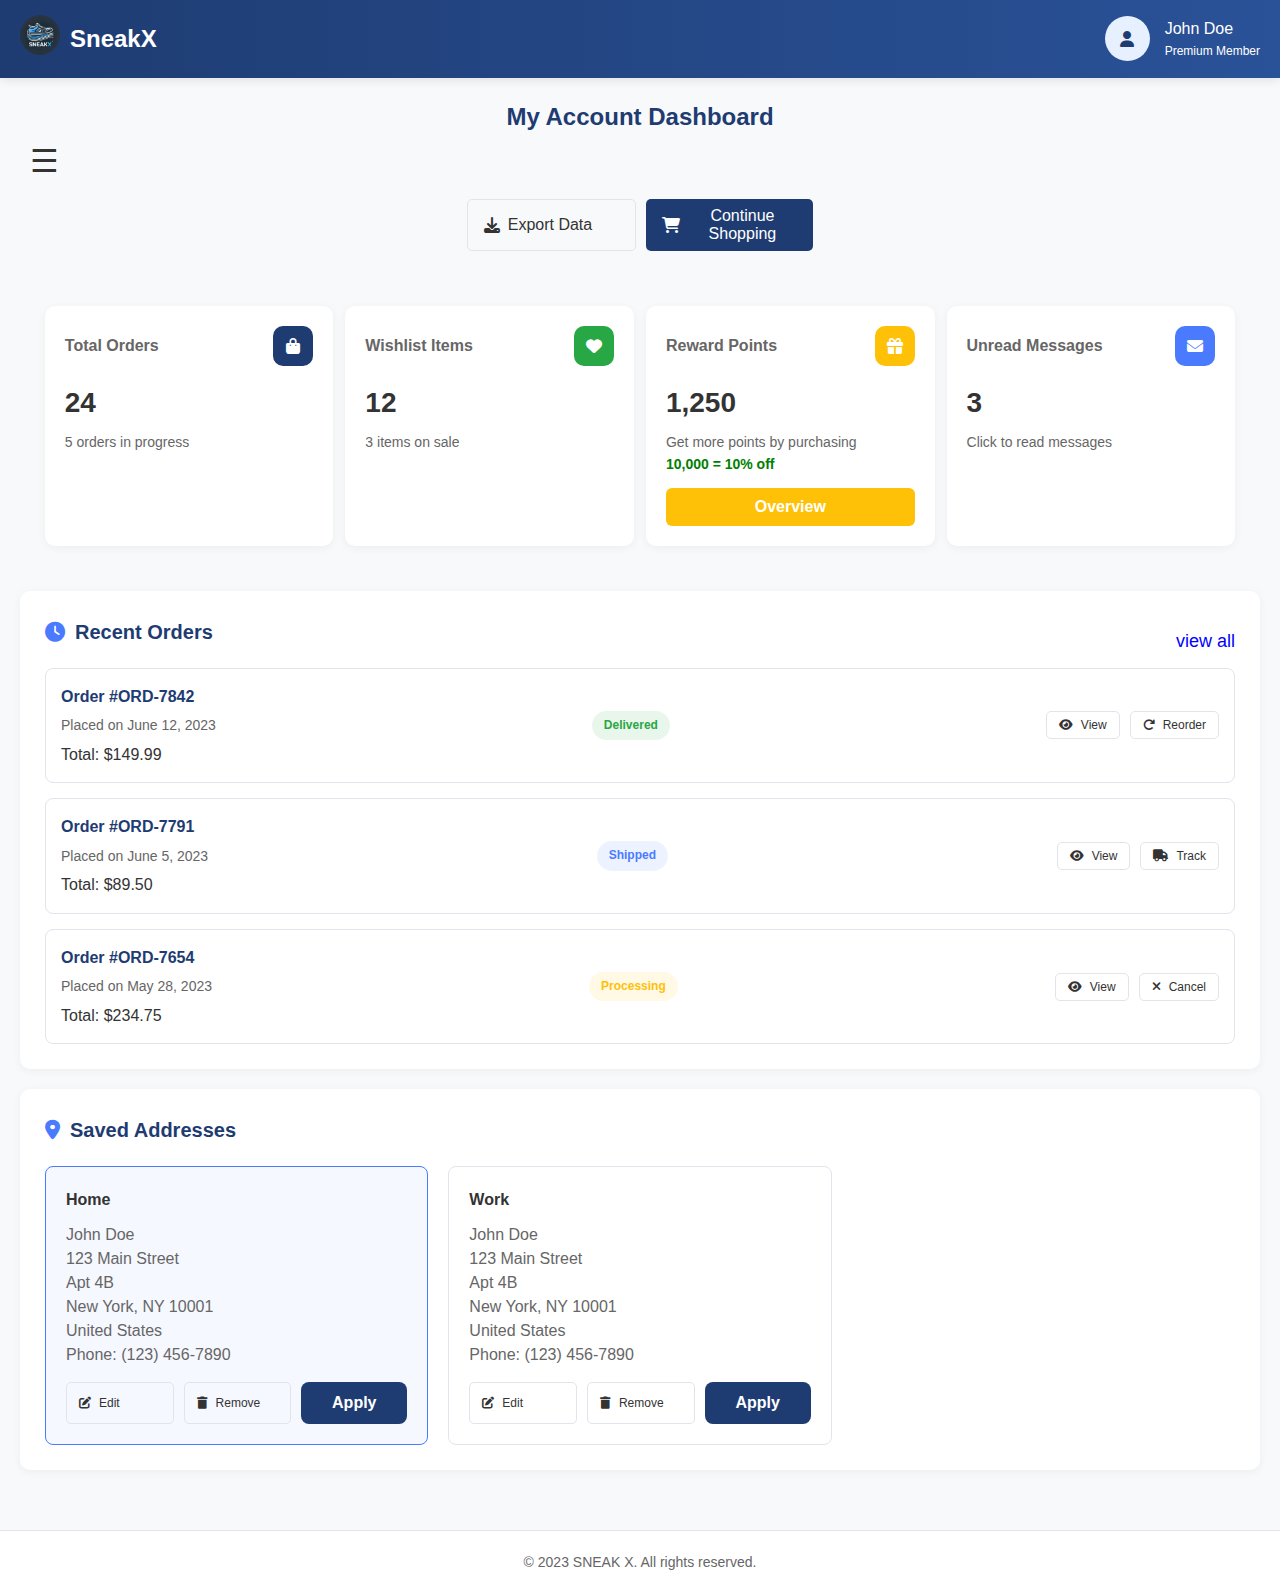
<file: account.html>
<!DOCTYPE html>
<html lang="en">
  <head>
    <meta charset="UTF-8" />
    <meta name="viewport" content="width=device-width, initial-scale=1.0" />
    <title>My Account</title>
    <link
      rel="stylesheet"
      href="https://cdnjs.cloudflare.com/ajax/libs/font-awesome/6.4.0/css/all.min.css"
    />
    <link rel="stylesheet" href="account.css" />
  </head>
  <body>
    <!-- Header -->
    <header>
      <div class="header-content">
        <div class="logo">
          <a href="index.html">
            <img
              src="https://mrgovernment-max.github.io/e-commerce-portfolio/images/logo.webp"
              alt="Brand Logo"
          /></a>
          <h1>SneakX</h1>
        </div>
        <div class="user-info">
          <div class="user-avatar">
            <i class="fas fa-user"></i>
          </div>
          <div>
            <div>John Doe</div>
            <div style="font-size: 12px">Premium Member</div>
          </div>
        </div>
      </div>
    </header>

    <!-- Sidebar -->
    <aside id="sidebar" class="sidebar">
      <div class="user-profile">
        <div class="toggle-sidebar" id="toggle-sideba">☰</div>
        <div class="profile-avatar">
          <i class="fas fa-user"></i>
        </div>
        <div class="user-name">John Doe</div>
        <div class="user-email">john.doe@example.com</div>
      </div>
      <ul class="nav-menu">
        <li class="nav-item active">
          <i class="fas fa-tachometer-alt"></i>
          <span><a style="color: black" href="#Dashboard">Dashboard</a></span>
        </li>
        <li class="nav-item">
          <i class="fas fa-shopping-bag"></i>
          <span><a style="color: black" href="#Orders">Orders</a></span>
        </li>
        <li class="nav-item">
          <i class="fas fa-heart"></i>
          <span><a style="color: black" href="#Dashboard">Wishlist</a></span>
        </li>
        <li class="nav-item">
          <i class="fas fa-map-marker-alt"></i>
          <span><a style="color: black" href="#address">Addresss</a></span>
        </li>
        <li class="nav-item">
          <i class="fas fa-user-edit"></i>
          <span>Account Details</span>
        </li>
        <li class="nav-item">
          <i class="fas fa-lock"></i>
          <span>Change Password</span>
        </li>
        <li class="nav-item">
          <i class="fas fa-gift"></i>
          <span
            ><a style="color: black" href="#Dashboard">Reward Points</a></span
          >
        </li>
        <li class="nav-item">
          <i class="fas fa-sign-out-alt"></i>
          <span>Logout</span>
        </li>
      </ul>
    </aside>

    <!-- Main Content -->
    <div class="container">
      <!-- Main Content Area -->
      <main id="Dashboard" class="main-content">
        <!-- Dashboard Header -->
        <div class="dashboard-header">
          <div class="toggle-sidebar" id="toggle-sidebar">☰</div>
          <h2 class="dashboard-title">My Account Dashboard</h2>
          <div class="dashboard-actions">
            <button class="btn btn-outline">
              <i class="fas fa-download"></i> Export Data
            </button>
            <button class="btn btn-primary">
              <i class="fas fa-shopping-cart"></i>
              <a
                style="color: white; text-decoration: none"
                href="products.html"
                >Continue Shopping</a
              >
            </button>
          </div>
        </div>

        <!-- Dashboard Cards -->
        <div class="dashboard-cards">
          <div class="card">
            <div class="card-header">
              <div class="card-title">Total Orders</div>
              <div class="card-icon orders">
                <i class="fas fa-shopping-bag"></i>
              </div>
            </div>
            <div class="card-value">24</div>
            <div class="card-description">5 orders in progress</div>
          </div>
          <div class="card">
            <div class="card-header">
              <div class="card-title">Wishlist Items</div>
              <div class="card-icon wishlist">
                <i class="fas fa-heart"></i>
              </div>
            </div>
            <div class="card-value">12</div>
            <div class="card-description">3 items on sale</div>
          </div>
          <div class="card">
            <div class="card-header">
              <div class="card-title">Reward Points</div>
              <div class="card-icon rewards">
                <i class="fas fa-gift"></i>
              </div>
            </div>
            <div class="card-value" id="points-value">1,250</div>
            <div class="card-description">
              Get more points by purchasing <br />
              <span class="points">10,000 = 10% off</span>
            </div>
            <button id="simulate-btn">Overview</button>
          </div>
          <div class="card" id="u-msg">
            <div class="card-header">
              <div class="card-title">Unread Messages</div>
              <div class="card-icon messages">
                <i class="fas fa-envelope"></i>
              </div>
            </div>
            <div class="card-value">3</div>
            <div class="card-description">Click to read messages</div>
          </div>
        </div>

        <!-- Recent Orders Section -->
        <div id="Orders" class="section">
          <div class="order-header-flex">
            <h3 class="section-title">
              <i class="fas fa-clock"></i> Recent Orders
            </h3>
            <span id="view-order" class="view-all-orders">view all</span>
          </div>
          <div class="order-list">
            <div class="order-item">
              <div class="order-info">
                <div class="order-id">Order #ORD-7842</div>
                <div class="order-date">Placed on June 12, 2023</div>
                <div class="order-total">Total: $149.99</div>
              </div>
              <div class="order-status status-delivered">Delivered</div>
              <div class="order-actions">
                <button class="btn btn-outline btn-sm">
                  <i class="fas fa-eye"></i> View
                </button>
                <button class="btn btn-outline btn-sm">
                  <i class="fas fa-redo"></i> Reorder
                </button>
              </div>
            </div>
            <div class="order-item">
              <div class="order-info">
                <div class="order-id">Order #ORD-7791</div>
                <div class="order-date">Placed on June 5, 2023</div>
                <div class="order-total">Total: $89.50</div>
              </div>
              <div class="order-status status-shipped">Shipped</div>
              <div class="order-actions">
                <button class="btn btn-outline btn-sm">
                  <i class="fas fa-eye"></i> View
                </button>
                <button class="btn btn-outline btn-sm">
                  <i class="fas fa-truck"></i> Track
                </button>
              </div>
            </div>
            <div class="order-item">
              <div class="order-info">
                <div class="order-id">Order #ORD-7654</div>
                <div class="order-date">Placed on May 28, 2023</div>
                <div class="order-total">Total: $234.75</div>
              </div>
              <div class="order-status status-processing">Processing</div>
              <div class="order-actions">
                <button class="btn btn-outline btn-sm">
                  <i class="fas fa-eye"></i> View
                </button>
                <button class="btn btn-outline btn-sm">
                  <i class="fas fa-times"></i> Cancel
                </button>
              </div>
            </div>
          </div>
        </div>

        <!-- Saved Addresses Section -->
        <div class="section" id="address">
          <h3 class="section-title">
            <i class="fas fa-map-marker-alt"></i> Saved Addresses
          </h3>
          <div class="address-grid">
            <div class="address-card default">
              <div class="address-name">Home</div>
              <div class="address-details">
                <span class="add-detail1" id="name">John Doe</span><br />
                <span class="add-detail1" id="street">123 Main Street</span
                ><br />
                <span class="add-detail1" id="apartment">Apt 4B</span><br />
                <span class="add-detail1" id="city">New York, NY 10001</span
                ><br />
                <span class="add-detail1" id="country">United States</span
                ><br />
                <span class="add-detail1" id="phone"
                  >Phone: (123) 456-7890</span
                >
              </div>
              <div class="address-actions">
                <button class="btn btn-outline btn-sm" id="edit-btn1">
                  <i class="fas fa-edit"></i> Edit
                </button>
                <button class="btn btn-outline btn-sm" id="rmv-btn1">
                  <i class="fas fa-trash"></i> Remove
                </button>
                <button onclick="changehomeAdd()">Apply</button>
              </div>
            </div>
            <div class="address-card">
              <div class="address-name">Work</div>
              <div class="address-details">
                <span class="add-detail" id="name1">John Doe</span><br />
                <span class="add-detail" id="street1">123 Main Street</span
                ><br />
                <span class="add-detail" id="apartment1">Apt 4B</span><br />
                <span class="add-detail" id="city1">New York, NY 10001</span
                ><br />
                <span class="add-detail" id="country1">United States</span
                ><br />
                <span class="add-detail" id="phone1"
                  >Phone: (123) 456-7890</span
                >
              </div>
              <div class="address-actions">
                <button class="btn btn-outline btn-sm" id="edit-btn2">
                  <i class="fas fa-edit"></i> Edit
                </button>
                <button class="btn btn-outline btn-sm" id="rmv-btn2">
                  <i class="fas fa-trash"></i> Remove
                </button>

                <button>Apply</button>
              </div>
            </div>
          </div>
          <div class="address-form" id="address-form">
            <h3>Enter Address Details</h3>
            <span id="close-address">✖</span>
            <form id="addressForm">
              <div class="form-row">
                <div class="form-group">
                  <label for="nameInput">Full Name</label>
                  <input
                    type="text"
                    id="nameInput"
                    placeholder="John Doe"
                    required
                  />
                </div>
              </div>

              <div class="form-row">
                <div class="form-group">
                  <label for="streetInput">Street</label>
                  <input
                    type="text"
                    id="streetInput"
                    placeholder="123 Main Street"
                    required
                  />
                </div>
                <div class="form-group">
                  <label for="apartmentInput">Apartment</label>
                  <input type="text" id="apartmentInput" placeholder="Apt 4B" />
                </div>
              </div>

              <div class="form-row">
                <div class="form-group">
                  <label for="cityInput">City & ZIP</label>
                  <input
                    type="text"
                    id="cityInput"
                    placeholder="New York, NY 10001"
                    required
                  />
                </div>
                <div class="form-group">
                  <label for="countryInput">Country</label>
                  <input
                    type="text"
                    id="countryInput"
                    placeholder="United States"
                    required
                  />
                </div>
              </div>

              <div class="form-row">
                <div class="form-group">
                  <label for="phoneInput">Phone</label>
                  <input
                    type="tel"
                    id="phoneInput"
                    placeholder="(123) 456-7890"
                    required
                  />
                </div>
              </div>

              <button type="submit">Save Address</button>
            </form>
          </div>
        </div>
      </main>
    </div>

    <!-- Footer -->
    <footer>
      <div class="footer-content">
        <div class="copyright">&copy; 2023 SNEAK X. All rights reserved.</div>
      </div>
    </footer>
    <!--Overlay-->
    <div class="overlay" id="overlay">
      <div id="u-msgs">
        <h1 class="u-msgs-h" id="u-msgs-h">Messages</h1>
        <ul id="msg-list"></ul>
      </div>
    </div>
    <script>
      // Grab DOM Elements
      const navItems = document.querySelectorAll(".nav-item");
      const toggleSidebar = document.getElementById("toggle-sidebar");
      const toggleSide = document.getElementById("toggle-sideba");
      const sidebar = document.getElementById("sidebar");
      const overlay = document.getElementById("overlay");
      const uMsg = document.getElementById("u-msg");
      const msgList = document.getElementById("msg-list");
      const simulateBtn = document.getElementById("simulate-btn");
      const pointsValue = document.getElementById("points-value");
      const uMsgHeader = document.getElementById("u-msgs-h");
      const defaultAddress = document.querySelectorAll(".address-card");
      const editHomeadd = document.getElementById("edit-btn1");
      const editWorkadd = document.getElementById("edit-btn2");
      const rmvHomeadd = document.getElementById("rmv-btn1");
      const rmvWorkadd = document.getElementById("rmv-btn2");
      const closeEditadd = document.getElementById("close-address");
      const addressForm = document.getElementById("address-form");
      const addhomeDetailsplaceholders =
        document.querySelectorAll(".add-detail1");
      const addworkDetailsplaceholders =
        document.querySelectorAll(".add-detail");

      const ViewOrder = document.getElementById("view-order");

      //address

      const street = document.getElementById("street").innerHTML;
      const apartment = document.getElementById("apartment").innerHTML;
      const country = document.getElementById("country").innerHTML;
      const city = document.getElementById("city").innerHTML;
      const phone = document.getElementById("phone").innerHTML;
      const name = document.getElementById("name").innerHTML;

      //  Sidebar Active State
      document.addEventListener("DOMContentLoaded", () => {
        navItems.forEach((item) => {
          item.addEventListener("click", function () {
            navItems.forEach((i) => i.classList.remove("active"));
            this.classList.add("active");
          });
        });
      });

      //  Sidebar Toggle ===
      let opened = false;

      function updateIcons() {
        toggleSidebar.innerHTML = opened ? "✖" : "☰";
        toggleSide.innerHTML = opened ? "✖" : "☰";
      }

      function toggleSidebarMenu() {
        sidebar.classList.toggle("active");
        opened = !opened;
        updateIcons();
      }

      toggleSidebar.addEventListener("click", toggleSidebarMenu);
      toggleSide.addEventListener("click", toggleSidebarMenu);

      // Overlay Toggle (Close When Clicked Outside)
      overlay.addEventListener("click", (e) => {
        if (e.target === overlay) {
          overlay.classList.remove("flexactive");
        }
      });

      // Messages Simulation
      const messages = [
        "Hey, you around?",
        "Don't forget the meeting at 3!",
        "Check your email please.",
        "How was your day?",
        "You free this weekend?",
        "Update the report by tonight.",
        "Got your message 👍",
        "Let's meet tomorrow morning.",
        "Happy Friday 😎",
        "Call me when you can.",
      ];

      function renderMessages() {
        msgList.innerHTML = "";
        uMsgHeader.innerHTML = ` MESSAGES`;
        messages.forEach((msgText) => {
          const li = document.createElement("li");

          const msgSpan = document.createElement("span");
          msgSpan.textContent = msgText;

          const actions = document.createElement("div");
          actions.classList.add("actions");

          const readEmoji = document.createElement("span");
          readEmoji.textContent = "✅";
          readEmoji.title = "Mark as read";
          readEmoji.onclick = () => msgSpan.classList.toggle("read");

          const deleteEmoji = document.createElement("span");
          deleteEmoji.textContent = "🗑️";
          deleteEmoji.title = "Delete message";
          deleteEmoji.onclick = () => li.remove();

          actions.append(readEmoji, deleteEmoji);
          li.append(msgSpan, actions);
          msgList.appendChild(li);
        });
      }

      //View Order Details
      const Orders = [
        {
          orderId: 101,
          item: "Nike REAX 8 TR MESH",
          price: 89.99,
          points: 150,
          img: "https://static.nike.com/a/images/c_limit,w_592,f_auto/t_product_v1/ca8f4f87-9d2a-4889-bc3c-da58b186c8f8/NIKE+REAX+8+TR+MESH.png",
        },
        {
          orderId: 102,
          item: "Nike P-6000",
          price: 129.99,
          points: 200,
          img: "https://static.nike.com/a/images/t_PDP_1728_v1/f_auto,q_auto:eco/7f03aa5d-6cc5-48af-a852-003c00a5b529/NIKE+P-6000.png",
        },
        {
          orderId: 103,
          item: "Air Jordan 10 Retro",
          price: 49.99,
          points: 100,
          img: "https://static.nike.com/a/images/c_limit,w_592,f_auto/t_product_v1/u_126ab356-44d8-4a06-89b4-fcdcc8df0245,c_scale,fl_relative,w_1.0,h_1.0,fl_layer_apply/a7050b74-050c-4e1d-bb91-09cd184e3881/AIR+JORDAN+10+RETRO.png",
        },
        {
          orderId: 104,
          item: "Air Jordan 12 Retro",
          price: 69.99,
          points: 120,
          img: "https://static.nike.com/a/images/c_limit,w_592,f_auto/t_product_v1/u_126ab356-44d8-4a06-89b4-fcdcc8df0245,c_scale,fl_relative,w_1.0,h_1.0,fl_layer_apply/dc2833bd-74bd-4612-a45f-9badad47dc28/AIR+JORDAN+12+RETRO.png",
        },
        {
          orderId: 105,
          item: "Puma Speedcat OG Sneakers (Color 09)",
          price: 70.99,
          points: 250,
          img: "https://images.puma.com/image/upload/f_auto,q_auto,b_rgb:fafafa,w_500,h_500/global/398846/09/sv01/fnd/GBR/fmt/png/Speedcat-OG-Sneakers-Unisex",
        },
      ];

      function renderOrders() {
        uMsgHeader.innerHTML = ` Order Details`;
        msgList.innerHTML = "";

        Orders.forEach((order) => {
          const li = document.createElement("li");
          const msgSpan = document.createElement("span");
          msgSpan.innerHTML = `
        <img src="${order.img}" alt="${order.item}" class="order-img" />
        <strong>Order #${order.orderId}</strong><br>
        <strong>Bought:</strong> ${order.item} <br>
        <strong>Price:</strong> £${order.price} <br>
        <strong>Earned:</strong> <span class="points">+${order.points}</span> points
      `;

          li.append(msgSpan);
          msgList.appendChild(li);
        });
      }

      // Click Handlers
      uMsg.addEventListener("click", () => {
        renderMessages();
        overlay.classList.add("flexactive");
      });

      ViewOrder.addEventListener("click", () => {
        renderOrders();
        overlay.classList.add("flexactive");
      });

      simulateBtn.addEventListener("click", () => {
        renderOrders();
        overlay.classList.add("flexactive");
      });

      //Set default address

      defaultAddress.forEach((element) => {
        element.addEventListener("click", () => {
          defaultAddress.forEach((el) => el.classList.remove("default"));
          element.classList.add("default");
        });
      });

      //Edit adresses

      editHomeadd.addEventListener("click", () => {
        addressForm.style.display = "block";
      });

      editWorkadd.addEventListener("click", () => {
        addressForm.style.display = "block";
      });

      closeEditadd.addEventListener("click", () => {
        addressForm.style.display = "none";
      });

      rmvHomeadd.addEventListener("click", () => {
        rmvHomeadd.style.display = "none";
        addhomeDetailsplaceholders.forEach(
          (element) => (element.innerHTML = "")
        );
      });

      rmvWorkadd.addEventListener("click", () => {
        rmvWorkadd.style.display = "none";
        addworkDetailsplaceholders.forEach(
          (element) => (element.innerHTML = "")
        );
      });

      //Enter Address

      async function changehomeAdd() {
        const accessToken = sessionStorage.getItem("accessToken");
        const res = await fetch(
          "https://backendroutes-lcpt.onrender.com/add-customer",
          {
            method: "POST",
            headers: {
              "Content-Type": "application/json",
            },
            body: JSON.stringify({
              accessToken,
              street,
              apartment,
              city,
              country,
              name,
              phone,
            }),
          }
        );

        const data = await res.json();
        console.log(data);
        console.log(street, apartment, city, country, name, phone);
      }
    </script>
  </body>
</html>
</file>
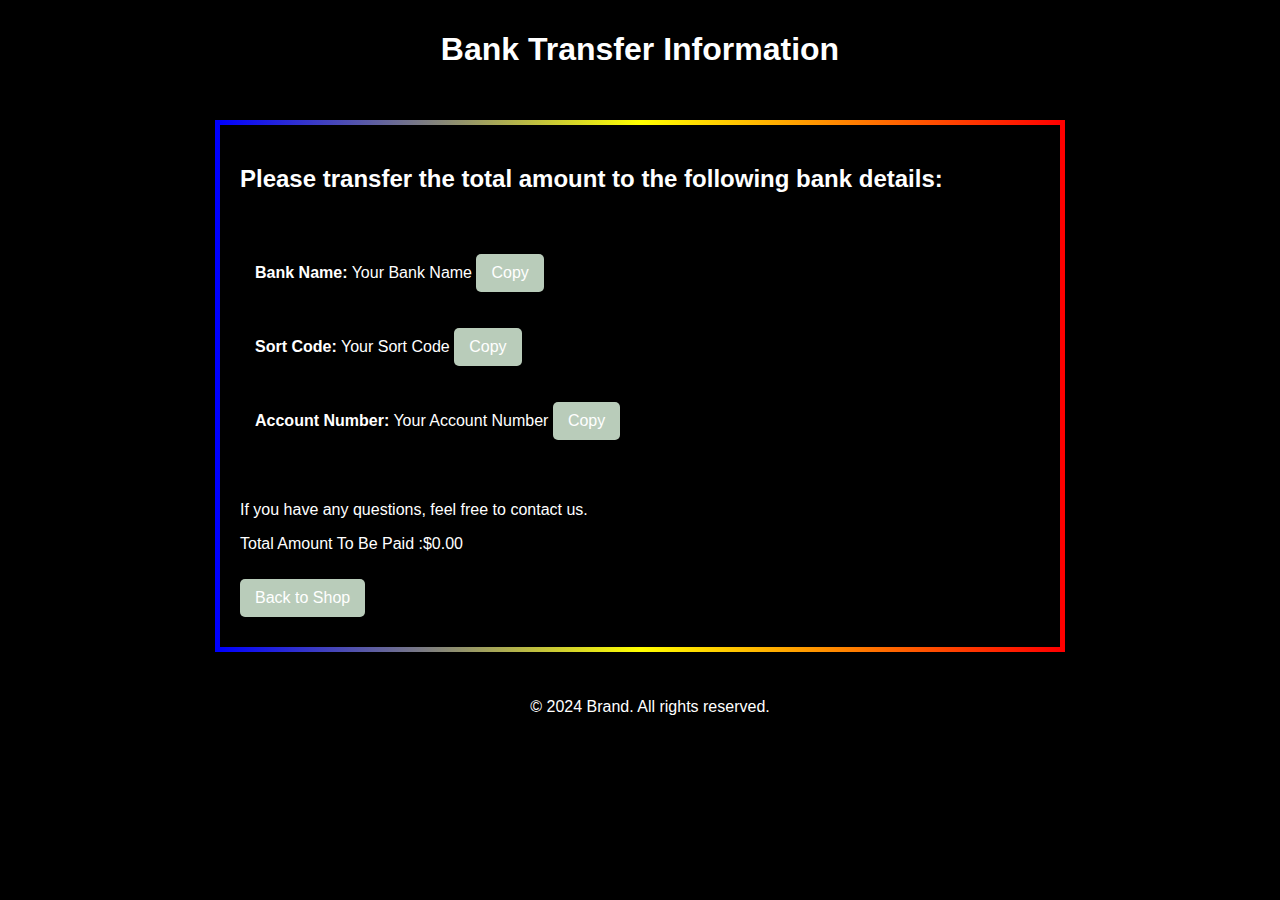
<file: bank-transfer.html>
<!DOCTYPE html>
<html lang="en">
<head>
    <meta charset="UTF-8">
    <meta name="viewport" content="width=device-width, initial-scale=1.0">
    <title>Bank Transfer Information</title>
    <link rel="stylesheet" href="payments.css">
</head>
<body>
    <script src="payments.js"></script>
    <header>
        <h1>Bank Transfer Information</h1>
    </header>
    <main>
        
        <h2>Please transfer the total amount to the following bank details:</h2>
        <div class="bank-details">
            <p><strong>Bank Name:</strong> <span id="bank-name">Your Bank Name</span> <button id="bank-name-btn" onclick="copyAccountname()">Copy</button></p>
            <p><strong>Sort Code:</strong> <span id="sort-code">Your Sort Code</span> <button id="sort-code-btn" onclick="copySortCode()">Copy</button> </p>
            <p><strong>Account Number:</strong> <span id="account-number">Your Account Number</span>  <button id="account-num-btn" onclick="copyAccountNum()">Copy</button> </p>
        </div>
        <p>If you have any questions, feel free to contact us.</p>
        <p id="totalAmount"></p>
        <button onclick="window.location.href='cart.html'">Back to Shop</button>
    </main>
    <footer>
        <p>&copy; 2024 Brand. All rights reserved.</p>
    </footer>
</body>
</html>
</file>
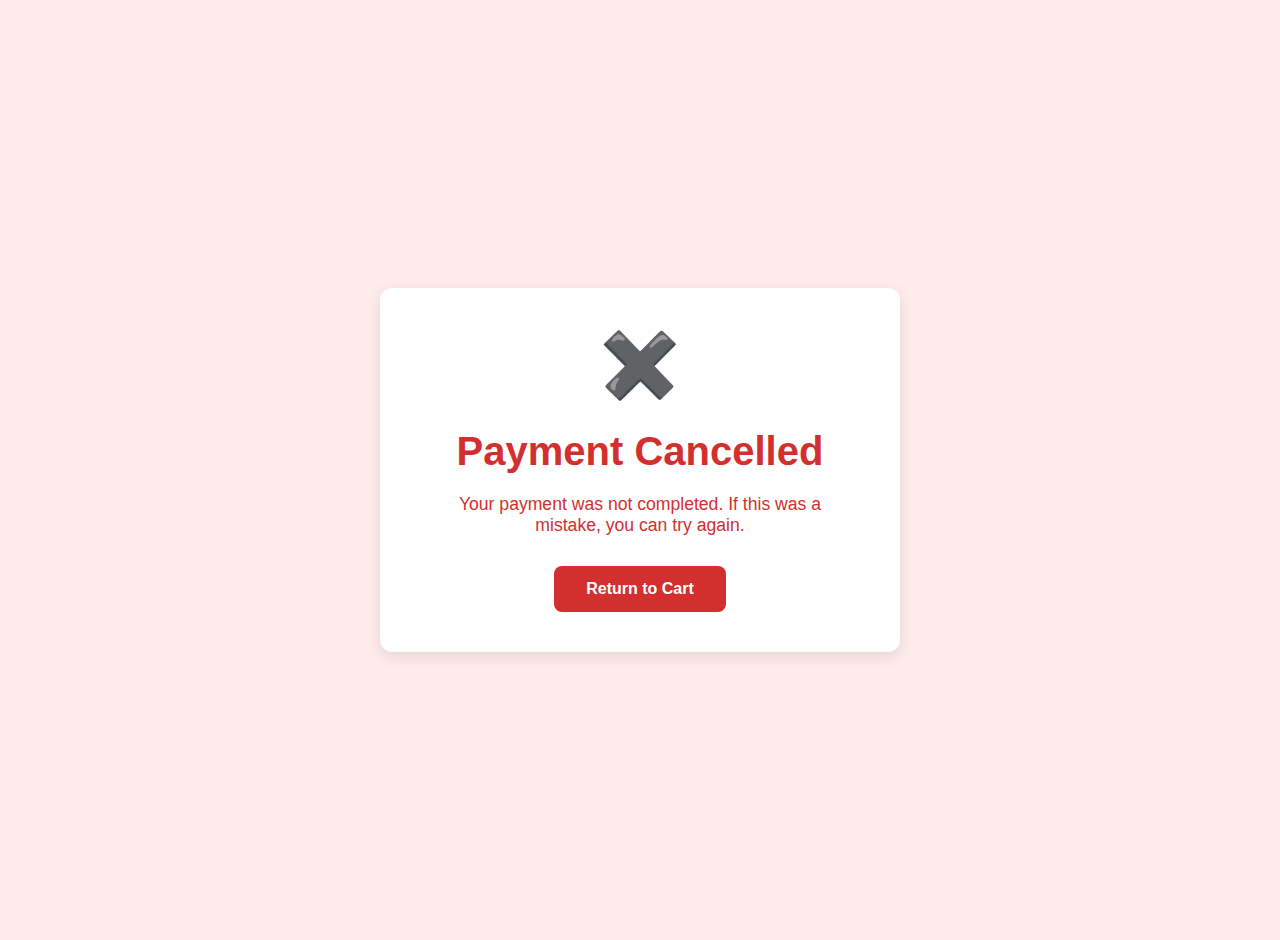
<file: failed.html>
<!DOCTYPE html>
<html lang="en">
  <head>
    <meta charset="UTF-8" />
    <meta name="viewport" content="width=device-width, initial-scale=1" />
    <title>Payment Cancelled</title>
    <style>
      body {
        background: #fdecea;
        font-family: "Segoe UI", Tahoma, Geneva, Verdana, sans-serif;
        color: #d32f2f;
        display: flex;
        flex-direction: column;
        align-items: center;
        justify-content: center;
        height: 100vh;
        margin: 0;
        padding: 20px;
        text-align: center;
      }
      .container {
        background: white;
        border-radius: 12px;
        padding: 40px 60px;
        box-shadow: 0 4px 15px rgba(0, 0, 0, 0.1);
        max-width: 400px;
        width: 100%;
      }
      h1 {
        font-size: 2.5rem;
        margin-bottom: 20px;
      }
      p {
        font-size: 1.1rem;
        margin-bottom: 30px;
      }
      .crossmark {
        font-size: 4rem;
        color: #d32f2f;
        margin-bottom: 20px;
      }
      a.button {
        display: inline-block;
        background: #d32f2f;
        color: white;
        text-decoration: none;
        padding: 14px 32px;
        border-radius: 8px;
        font-weight: 600;
        transition: background 0.3s ease;
      }
      a.button:hover {
        background: #9a0007;
      }
    </style>
  </head>
  <body>
    <div class="container">
      <div class="crossmark">✖️</div>
      <h1>Payment Cancelled</h1>
      <p>
        Your payment was not completed. If this was a mistake, you can try
        again.
      </p>
      <a
        href="https://mrgovernment-max.github.io/e-commerce-portfolio/cart.html"
        class="button"
        >Return to Cart</a
      >
    </div>
  </body>
</html>
</file>
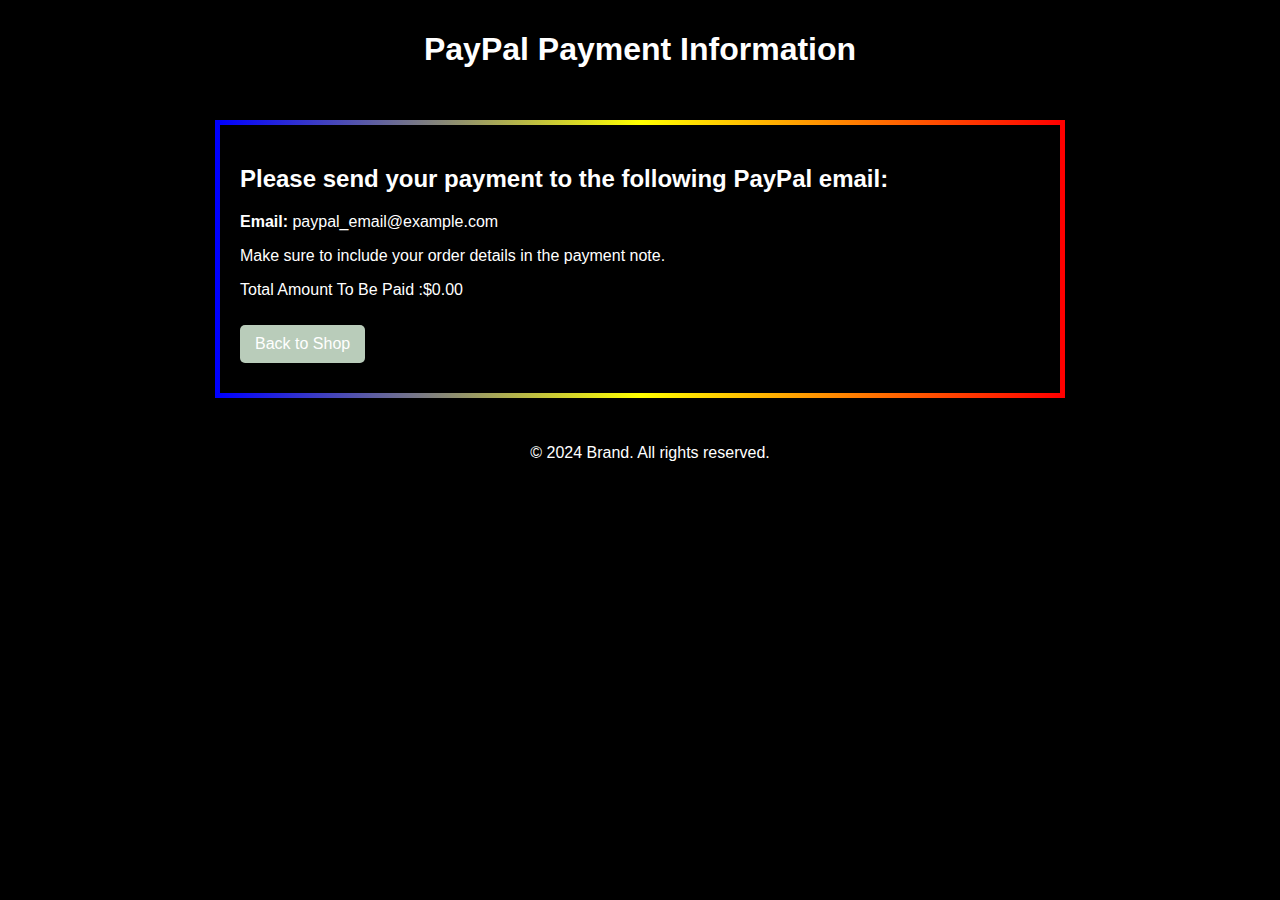
<file: paypal-transfer.html>
<!DOCTYPE html>
<html lang="en">
<head>
    <meta charset="UTF-8">
    <meta name="viewport" content="width=device-width, initial-scale=1.0">
    <title>PayPal Payment Information</title>
    <link rel="stylesheet" href="payments.css">
    <script src="payments.js"></script>
</head>
<body>
    <header>
        <h1>PayPal Payment Information</h1>
    </header>
    <main>
        <!--Body section-->
        <h2>Please send your payment to the following PayPal email:</h2>
        <p><strong>Email:</strong> paypal_email@example.com</p>
        <p>Make sure to include your order details in the payment note.</p>
        <p id="totalAmount"></p>
        <button onclick="window.location.href='cart.html'">Back to Shop</button>
    </main>
    <footer>
        <p>&copy; 2024 Brand. All rights reserved.</p>
    </footer>
</body>
</html>
</file>
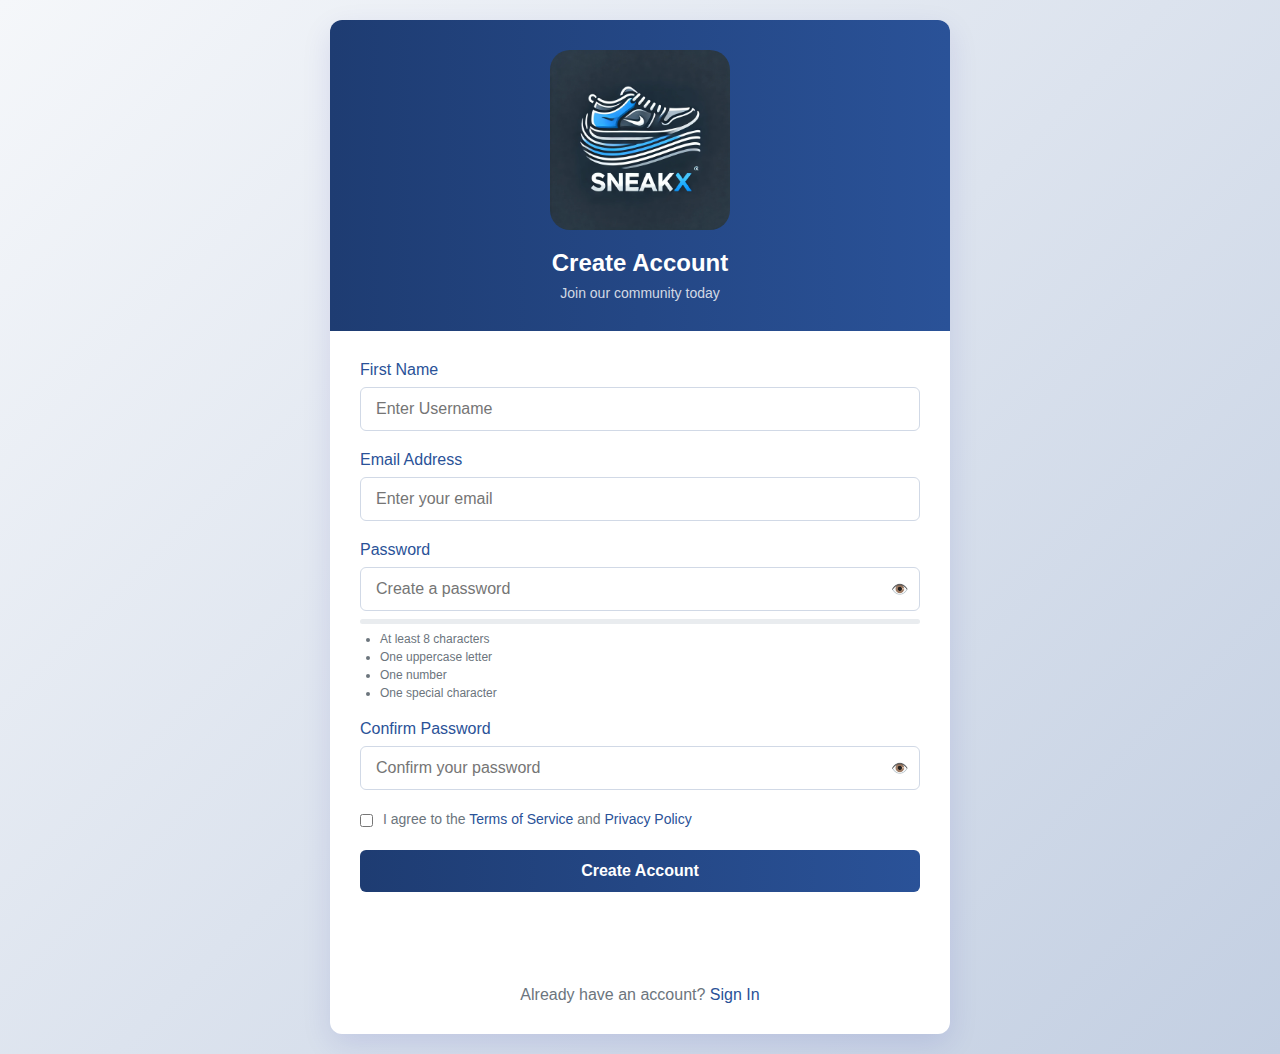
<file: signup.html>
<!DOCTYPE html>
<html lang="en">
  <head>
    <meta charset="UTF-8" />
    <meta name="viewport" content="width=device-width, initial-scale=1.0" />
    <title>Sign Up | Your Site</title>
    <link rel="stylesheet" href="signup.css" />
  </head>
  <body>
    <div class="signup-container">
      <div class="signup-header">
        <a href="index.html">
          <img
            src="https://mrgovernment-max.github.io/e-commerce-portfolio/images/logo.webp"
            alt="Brand Logo"
            class="logo"
        /></a>
        <h1>Create Account</h1>
        <p>Join our community today</p>
      </div>

      <form class="signup-form" id="signupForm">
        <div class="form-row">
          <div class="form-group">
            <label for="userName">First Name</label>
            <input
              type="text"
              id="userName"
              class="form-control"
              placeholder="Enter Username"
              required
            />
          </div>
        </div>

        <div class="form-group">
          <label for="email">Email Address</label>
          <input
            type="email"
            id="email"
            class="form-control"
            placeholder="Enter your email"
            required
          />
        </div>

        <div class="form-group">
          <label for="password">Password</label>
          <div class="password-container">
            <input
              type="password"
              id="password"
              class="form-control"
              placeholder="Create a password"
              required
            />
            <button type="button" class="toggle-password" id="togglePassword">
              👁️
            </button>
          </div>
          <div class="password-strength">
            <div class="password-strength-bar" id="passwordStrengthBar"></div>
          </div>
          <div class="password-hints">
            <ul>
              <li id="lengthHint">At least 8 characters</li>
              <li id="uppercaseHint">One uppercase letter</li>
              <li id="numberHint">One number</li>
              <li id="specialHint">One special character</li>
            </ul>
          </div>
        </div>

        <div class="form-group">
          <label for="confirmPassword">Confirm Password</label>
          <div class="password-container">
            <input
              type="password"
              id="confirmPassword"
              class="form-control"
              placeholder="Confirm your password"
              required
            />
            <button
              type="button"
              class="toggle-password"
              id="toggleConfirmPassword"
            >
              👁️
            </button>
          </div>
          <div
            id="passwordMatch"
            style="font-size: 14px; margin-top: 5px"
          ></div>
        </div>

        <div class="terms-privacy">
          <input type="checkbox" id="terms" required />
          <label for="terms"
            >I agree to the <a href="#">Terms of Service</a> and
            <a href="#">Privacy Policy</a></label
          >
        </div>

        <button type="submit" class="signup-btn">Create Account</button>
        <section class="msg-display" id="msg-display">
          kkkkkkkkkkkkkkkkkkkkkkkkk
        </section>

        <div class="login-link">
          Already have an account? <a href="login.html">Sign In</a>
        </div>
      </form>
    </div>

    <script>
      document.addEventListener("DOMContentLoaded", function () {
        const signupForm = document.getElementById("signupForm");
        const togglePassword = document.getElementById("togglePassword");
        const toggleConfirmPassword = document.getElementById(
          "toggleConfirmPassword"
        );
        const passwordInput = document.getElementById("password");
        const confirmPasswordInput = document.getElementById("confirmPassword");
        const passwordStrengthBar = document.getElementById(
          "passwordStrengthBar"
        );
        const passwordMatch = document.getElementById("passwordMatch");

        // Password strength indicators
        const lengthHint = document.getElementById("lengthHint");
        const uppercaseHint = document.getElementById("uppercaseHint");
        const numberHint = document.getElementById("numberHint");
        const specialHint = document.getElementById("specialHint");

        // Toggle password visibility
        togglePassword.addEventListener("click", function () {
          const type =
            passwordInput.getAttribute("type") === "password"
              ? "text"
              : "password";
          passwordInput.setAttribute("type", type);
          this.textContent = type === "password" ? "👁️" : "🔒";
        });

        // Toggle confirm password visibility
        toggleConfirmPassword.addEventListener("click", function () {
          const type =
            confirmPasswordInput.getAttribute("type") === "password"
              ? "text"
              : "password";
          confirmPasswordInput.setAttribute("type", type);
          this.textContent = type === "password" ? "👁️" : "🔒";
        });

        // Check password strength
        passwordInput.addEventListener("input", function () {
          const password = this.value;
          let strength = 0;

          // Check password length
          if (password.length >= 8) {
            strength += 25;
            lengthHint.classList.add("valid");
          } else {
            lengthHint.classList.remove("valid");
          }

          // Check for uppercase letters
          if (/[A-Z]/.test(password)) {
            strength += 25;
            uppercaseHint.classList.add("valid");
          } else {
            uppercaseHint.classList.remove("valid");
          }

          // Check for numbers
          if (/[0-9]/.test(password)) {
            strength += 25;
            numberHint.classList.add("valid");
          } else {
            numberHint.classList.remove("valid");
          }

          // Check for special characters
          if (/[^A-Za-z0-9]/.test(password)) {
            strength += 25;
            specialHint.classList.add("valid");
          } else {
            specialHint.classList.remove("valid");
          }

          // Update strength bar
          passwordStrengthBar.style.width = strength + "%";

          // Update bar color
          if (strength < 50) {
            passwordStrengthBar.style.backgroundColor = "#dc3545"; // Red
          } else if (strength < 75) {
            passwordStrengthBar.style.backgroundColor = "#ffc107"; // Yellow
          } else {
            passwordStrengthBar.style.backgroundColor = "#28a745"; // Green
          }

          // Check if passwords match
          checkPasswordMatch();
        });

        // Check if passwords match
        confirmPasswordInput.addEventListener("input", checkPasswordMatch);

        function checkPasswordMatch() {
          const password = passwordInput.value;
          const confirmPassword = confirmPasswordInput.value;

          if (confirmPassword === "") {
            passwordMatch.textContent = "";
            passwordMatch.style.color = "";
          } else if (password === confirmPassword) {
            passwordMatch.textContent = "Passwords match";
            passwordMatch.style.color = "#28a745";
          } else {
            passwordMatch.textContent = "Passwords do not match";
            passwordMatch.style.color = "#dc3545";
          }
        }

        // Form submission
        signupForm.addEventListener("submit", async function (e) {
          e.preventDefault();

          // Get form values
          const userName = document.getElementById("userName").value;
          const email = document.getElementById("email").value;
          const password = document.getElementById("password").value;
          const confirmPassword =
            document.getElementById("confirmPassword").value;
          const terms = document.getElementById("terms").checked;

          // Basic validation
          if (!userName || !email || !password || !confirmPassword) {
            alert("Please fill in all fields");
            return;
          }

          if (!terms) {
            alert("Please agree to the Terms of Service and Privacy Policy");
            return;
          }

          if (password !== confirmPassword) {
            alert("Passwords do not match");
            return;
          }

          // Check password strength
          let strength = 0;
          if (password.length >= 8) strength += 25;
          if (/[A-Z]/.test(password)) strength += 25;
          if (/[0-9]/.test(password)) strength += 25;
          if (/[^A-Za-z0-9]/.test(password)) strength += 25;

          if (strength < 75) {
            alert("Please use a stronger password");
            return;
          }

          //  send the data to  backend

          try {
            const response = await fetch(
              "https://backendroutes-lcpt.onrender.com/esignup",
              {
                method: "POST",
                headers: {
                  "Content-Type": "application/json",
                },
                body: JSON.stringify({
                  username: userName,
                  email: email,
                  password: password,
                }),
              }
            );

            const data = await response.json();

            if (response.ok) {
              displayMsg(`${data.message}`, "success");
            } else {
              displayMsg(`${data.message}`, "error");
            }
          } catch (error) {
            console.error("Error:", error);
          }
        });

        function displayMsg(msg, msgClass) {
          msgContainer = document.getElementById("msg-display");
          msgContainer.classList.add(msgClass);
          msgContainer.style.opacity = 1;
          msgContainer.textContent = msg;

          setTimeout(() => {
            msgContainer.style.opacity = 0;
            msgContainer.classList.remove(msgClass);
          }, 2500);
        }

        // In a real implementation, you would redirect or handle the response
        // window.location.href = '/dashboard';
      });
    </script>
  </body>
</html>
</file>
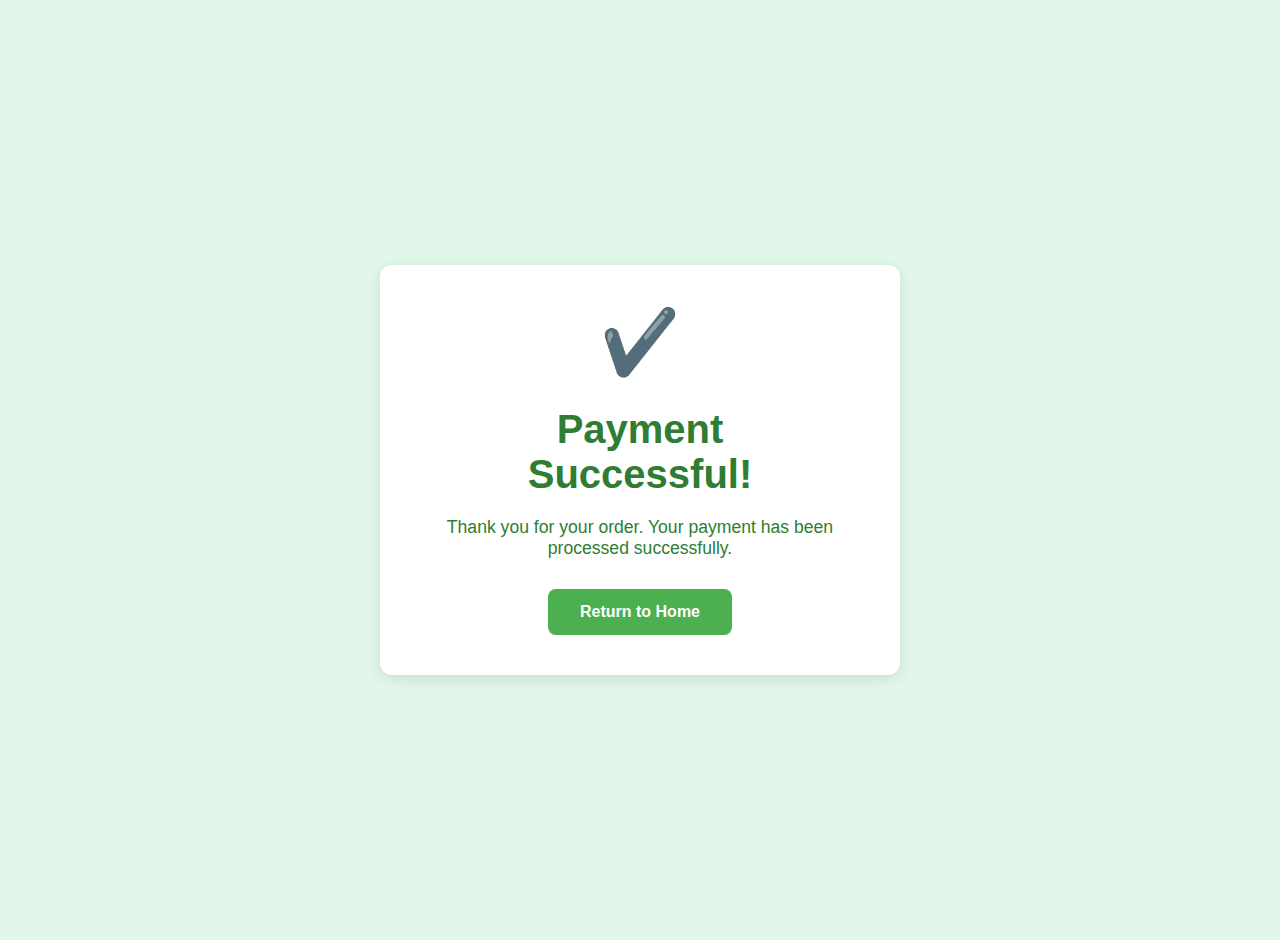
<file: success.html>
<!DOCTYPE html>
<html lang="en">
  <head>
    <meta charset="UTF-8" />
    <meta name="viewport" content="width=device-width, initial-scale=1" />
    <title>Payment Successful</title>
    <style>
      body {
        background: #e0f7e9;
        font-family: "Segoe UI", Tahoma, Geneva, Verdana, sans-serif;
        color: #2e7d32;
        display: flex;
        flex-direction: column;
        align-items: center;
        justify-content: center;
        height: 100vh;
        margin: 0;
        padding: 20px;
        text-align: center;
      }
      .container {
        background: white;
        border-radius: 12px;
        padding: 40px 60px;
        box-shadow: 0 4px 15px rgba(0, 0, 0, 0.1);
        max-width: 400px;
        width: 100%;
      }
      h1 {
        font-size: 2.5rem;
        margin-bottom: 20px;
      }
      p {
        font-size: 1.1rem;
        margin-bottom: 30px;
      }
      .checkmark {
        font-size: 4rem;
        color: #4caf50;
        margin-bottom: 20px;
      }
      a.button {
        display: inline-block;
        background: #4caf50;
        color: white;
        text-decoration: none;
        padding: 14px 32px;
        border-radius: 8px;
        font-weight: 600;
        transition: background 0.3s ease;
      }
      a.button:hover {
        background: #388e3c;
      }
    </style>
  </head>
  <body>
    <div class="container">
      <div class="checkmark">✔️</div>
      <h1>Payment Successful!</h1>
      <p>
        Thank you for your order. Your payment has been processed successfully.
      </p>
      <a href="index.html" class="button">Return to Home</a>
    </div>
  </body>
</html>
</file>
<file: account.css>
* {
  margin: 0;
  padding: 0;
  box-sizing: border-box;
  font-family: "Segoe UI", Tahoma, Geneva, Verdana, sans-serif;
}

a {
  text-decoration: none;
}

html {
  scroll-behavior: smooth;
}

:root {
  --primary-blue: #1e3c72;
  --secondary-blue: #2a5298;
  --light-blue: #e6f0ff;
  --accent-blue: #4a7bff;
  --dark-text: #333;
  --light-text: #666;
  --border-color: #e1e5eb;
  --success: #28a745;
  --warning: #ffc107;
  --danger: #dc3545;
}

body {
  background-color: #f8f9fa;
  color: var(--dark-text);
  line-height: 1.6;
}

.container {
  display: flex;
  width: 100%;
  margin: 0 auto;
  padding: 20px;
  gap: 20px;
}

/* Header Styles */
header {
  background: linear-gradient(
    to right,
    var(--primary-blue),
    var(--secondary-blue)
  );
  color: white;
  padding: 15px 0;
  box-shadow: 0 2px 10px rgba(0, 0, 0, 0.1);
}

.header-content {
  width: auto;
  margin: 0 auto;
  display: flex;
  justify-content: space-between;
  align-items: center;
  padding: 0 20px;
}

.logo {
  display: flex;
  align-items: center;
  gap: 10px;
}

.logo img {
  height: 40px;
  border-radius: 50%;
}

.logo h1 {
  font-size: 24px;
  font-weight: 600;
}

.user-profile {
  position: relative;
}

.user-info {
  display: flex;
  align-items: center;
  gap: 15px;
}

.user-avatar {
  width: 45px;
  height: 45px;
  border-radius: 50%;
  background-color: var(--light-blue);
  display: flex;
  align-items: center;
  justify-content: center;
  font-weight: bold;
  color: var(--primary-blue);
}

/* Sidebar Styles */
.sidebar {
  z-index: 999;
  display: none;
  flex: 0 0 250px;
  background: white;
  border-radius: 10px;
  box-shadow: 0 2px 10px rgba(0, 0, 0, 0.05);
  padding: 20px 0;
}

#toggle-sideba {
  transform: translateX(50%);
}

.user-profile {
  display: flex;
  flex-direction: column;
  align-items: center;
  padding: 20px;
  border-bottom: 1px solid var(--border-color);
}

.profile-avatar {
  width: 80px;
  height: 80px;
  border-radius: 50%;
  background-color: var(--light-blue);
  display: flex;
  align-items: center;
  justify-content: center;
  font-size: 32px;
  color: var(--primary-blue);
  margin-bottom: 15px;
}

.user-name {
  font-size: 18px;
  font-weight: 600;
  margin-bottom: 5px;
}

.user-email {
  color: var(--light-text);
  font-size: 14px;
}

.nav-menu {
  list-style: none;
  margin-top: 20px;
}

.nav-item a {
  width: 100%;
  cursor: pointer;
}
.nav-item {
  padding: 15px 25px;
  display: flex;
  align-items: center;
  gap: 12px;
  transition: all 0.3s;
  border-left: 3px solid transparent;
}

.nav-item:hover {
  background-color: var(--light-blue);
  color: var(--primary-blue);
}

.nav-item.active {
  background-color: var(--light-blue);
  color: var(--primary-blue);
  border-left: 3px solid var(--accent-blue);
}

.nav-item i {
  width: 20px;
  text-align: center;
}

.active {
  display: block;
}

/* Main Content Styles */
.main-content {
  flex: 1;
  display: flex;
  flex-direction: column;
  gap: 20px;
}

.dashboard-header {
  width: 100%;
  position: relative;
  display: flex;
  flex-direction: column;
  justify-content: space-evenly;
  gap: 7vh;
  flex-wrap: wrap;
  align-items: center;
  margin-bottom: 10px;
}

.toggle-sidebar {
  position: absolute;
  left: 10px;
  top: 25%;
  font-size: xx-large;
}

.dashboard-title {
  font-size: 24px;
  font-weight: 600;
  color: var(--primary-blue);
}

.dashboard-actions {
  display: flex;
  gap: 10px;
}

.btn {
  padding: 8px 16px;
  border-radius: 5px;
  border: none;
  cursor: pointer;
  font-weight: 500;
  transition: all 0.3s;
  display: flex;
  align-items: center;
  gap: 8px;
}

.btn-primary {
  background-color: var(--primary-blue);
  color: white;
}

.btn-primary:hover {
  background-color: var(--secondary-blue);
}

.btn-outline {
  background-color: transparent;
  border: 1px solid var(--border-color);
  color: var(--dark-text);
}

.btn-outline:hover {
  background-color: var(--light-blue);
}

.dashboard-cards {
  display: grid;
  grid-template-columns: repeat(auto-fill, minmax(250px, 1fr));
  gap: 1%;
  margin-bottom: 20px;
  margin: 2%;
}

.card {
  background: white;
  border-radius: 10px;
  padding: 20px;
  box-shadow: 0 2px 10px rgba(0, 0, 0, 0.05);
  transition: transform 0.3s;
}

.card:hover {
  transform: translateY(-5px);
}

.card-header {
  display: flex;
  justify-content: space-between;
  align-items: center;
  margin-bottom: 15px;
}

.card-title {
  font-size: 16px;
  font-weight: 600;
  color: var(--light-text);
}

.card-icon {
  width: 40px;
  height: 40px;
  border-radius: 10px;
  display: flex;
  align-items: center;
  justify-content: center;
  color: white;
}

.card-icon.orders {
  background-color: var(--primary-blue);
}

.card-icon.wishlist {
  background-color: var(--success);
}

.card-icon.rewards {
  background-color: var(--warning);
}

#simulate-btn {
  margin: auto;
  margin-top: 5%;
  width: 100%;
  padding: 10px 18px;
  background: var(--warning);
  color: white;
  border: none;
  border-radius: 6px;
  font-weight: bold;
  cursor: pointer;
  transition: background 0.3s ease;
}

#simulate-btn:hover {
  background: #ff9966;
}

.card-icon.messages {
  background-color: var(--accent-blue);
}

.card-value {
  font-size: 28px;
  font-weight: 700;
  margin-bottom: 5px;
}

.card-description {
  font-size: 14px;
  color: var(--light-text);
}

#u-msg {
  cursor: pointer;
}

.overlay {
  display: none;
  position: fixed;
  inset: 0;
  width: 100%;
  height: 100%;
  z-index: 998;
  background: rgba(0, 0, 0, 0.25);
  backdrop-filter: blur(6px);
  -webkit-backdrop-filter: blur(6px);
  align-items: center;
  justify-content: center;
  overflow-y: auto;
}

#u-msgs {
  overflow: auto;
  background-color: white;
  width: 90%;
  padding: 20px;
  border-radius: 12px;
  color: black;
  font-size: 1.2rem;
  text-align: left;
  box-shadow: 0 4px 25px rgba(0, 0, 0, 0.3);
  margin: 0 auto;
  max-height: 90vh;
}

.u-msgs-h {
  text-align: center;
  font-family: sans-serif;
  margin: 3%;
}

ul {
  list-style: none;
  padding: 0;
  margin: 0;
}

#msg-list li {
  background: #e9e9e9;
  border: 2px groove #66666648;
  padding: 10px 14px;
  color: black;
  border-radius: 8px;
  display: flex;
  margin-bottom: 3%;
  justify-content: space-between;
  align-items: center;
  transition: background 0.2s ease;
}

li:hover {
  background: #dcdcdc;
}

.actions span {
  cursor: pointer;
  margin-left: 8px;
  width: 100%;
  font-size: 18px;
  transition: transform 0.2s ease;
}

.actions span:hover {
  transform: scale(1.2);
}

.read {
  opacity: 0.6;
  text-decoration: line-through;
}

.flexactive {
  display: flex;
}

.points {
  color: var(--success);
}

.section {
  background: white;
  border-radius: 10px;
  padding: 25px;
  box-shadow: 0 2px 10px rgba(0, 0, 0, 0.05);
}

.section-title {
  font-size: 20px;
  font-weight: 600;
  margin-bottom: 20px;
  color: var(--primary-blue);
  display: flex;
  align-items: center;
  gap: 10px;
}

.section-title i {
  color: var(--accent-blue);
}

.order-header-flex {
  width: 100%;
  display: flex;
  align-items: center;
  justify-content: space-between;
}

.view-all-orders {
  color: blue;
  font-family: "Gill Sans", "Gill Sans MT", Calibri, "Trebuchet MS", sans-serif;
  font-size: large;
  cursor: pointer;
}

.order-img {
  width: 60px;
  height: 60px;
  object-fit: cover;
  margin-right: 10px;
  vertical-align: middle;
  border-radius: 8px;
}

.points {
  color: green;
  font-weight: bold;
}

.order-list {
  display: flex;
  flex-direction: column;
  gap: 15px;
}

.order-item {
  display: flex;
  justify-content: space-between;
  align-items: center;
  padding: 15px;
  border: 1px solid var(--border-color);
  border-radius: 8px;
  transition: all 0.3s;
}

.order-item:hover {
  border-color: var(--accent-blue);
  box-shadow: 0 2px 8px rgba(74, 123, 255, 0.1);
}

.order-info {
  display: flex;
  flex-direction: column;
  gap: 5px;
}

.order-id {
  font-weight: 600;
  color: var(--primary-blue);
}

.order-date {
  font-size: 14px;
  color: var(--light-text);
}

.order-status {
  padding: 5px 12px;
  border-radius: 20px;
  font-size: 12px;
  font-weight: 600;
}

.status-delivered {
  background-color: rgba(40, 167, 69, 0.1);
  color: var(--success);
}

.status-processing {
  background-color: rgba(255, 193, 7, 0.1);
  color: var(--warning);
}

.status-shipped {
  background-color: rgba(74, 123, 255, 0.1);
  color: var(--accent-blue);
}

.order-actions {
  display: flex;
  gap: 10px;
}

.btn-sm {
  padding: 6px 12px;
  font-size: 12px;
}

.address-grid {
  display: grid;
  grid-template-columns: repeat(auto-fill, minmax(300px, 1fr));
  gap: 20px;
}

#address {
  position: relative;
  width: 100%;
  height: auto;
}

.address-card {
  border: 1px solid var(--border-color);
  border-radius: 8px;
  padding: 20px;
  position: relative;
}

.address-card.default {
  border-color: var(--accent-blue);
  background-color: rgba(74, 123, 255, 0.05);
}
.address-type {
  position: absolute;
  top: 10px;
  right: 10px;
  background-color: var(--accent-blue);
  color: white;
  padding: 3px 8px;
  border-radius: 4px;
  font-size: 12px;
}

.address-name {
  font-weight: 600;
  margin-bottom: 10px;
}

.address-details {
  color: var(--light-text);
  line-height: 1.5;
  margin-bottom: 15px;
}

.address-actions {
  display: flex;
  gap: 10px;
}

/*edit address */
.address-form {
  display: none;
  position: absolute;
  top: -1%;
  left: 0;
  right: 0;
  background: #fff;
  border-radius: 14px;
  padding: 25px;
  width: 100%;
  box-shadow: 0 5px 20px rgba(0, 0, 0, 0.1);
}

.address-form h3 {
  text-align: center;
  margin-bottom: 20px;
  color: #1e3c72;
}

#close-address {
  font-size: xx-large;
  cursor: pointer;
  position: absolute;
  top: 20px;
  right: 20px;
  color: red;
  margin-bottom: 5%;
}

.form-row {
  display: flex;
  gap: 15px;
  margin-bottom: 15px;
  flex-wrap: wrap;
}

.form-group {
  flex: 1;
  min-width: 220px;
}

label {
  display: block;
  font-weight: 600;
  margin-bottom: 6px;
  color: #333;
}

input {
  width: 100%;
  padding: 10px 12px;
  border: 1px solid #ccc;
  border-radius: 8px;
  font-size: 15px;
  transition: 0.2s ease;
}

input:focus {
  outline: none;
  border-color: #1e3c72;
  box-shadow: 0 0 5px rgba(30, 60, 114, 0.3);
}

button {
  width: 100%;
  background: #1e3c72;
  color: white;
  border: none;
  padding: 12px;
  font-size: 16px;
  font-weight: 600;
  border-radius: 8px;
  cursor: pointer;
  transition: 0.3s ease;
}

button:hover {
  background: #2a5298;
}

@media (max-width: 600px) {
  .form-row {
    flex-direction: column;
  }

  .form-group {
    min-width: 100%;
  }
}

/* Footer */
footer {
  background-color: white;
  padding: 20px;
  margin-top: 40px;
  border-top: 1px solid var(--border-color);
}

.footer-content {
  max-width: 1200px;
  margin: 0 auto;
  display: flex;
  justify-content: center;
  align-items: center;
}

.footer-links {
  display: flex;
  gap: 20px;
}

.footer-links a {
  color: var(--light-text);
  text-decoration: none;
  transition: color 0.3s;
}

.footer-links a:hover {
  color: var(--primary-blue);
}

.copyright {
  color: var(--light-text);
  font-size: 14px;
}

/* Responsive Styles */
@media (max-width: 992px) {
  .container {
    flex-direction: column;
  }

  .sidebar {
    flex: none;
    width: 100%;
  }

  .dashboard-cards {
    grid-template-columns: repeat(2, 1fr);
  }
}

@media (max-width: 768px) {
  .dashboard-header {
    justify-content: center;
    flex-direction: column;
  }
  .dashboard-cards {
    grid-template-columns: 1fr;
  }

  .address-grid {
    grid-template-columns: 1fr;
  }

  .order-item {
    flex-direction: column;
    align-items: flex-start;
    gap: 10px;
  }

  .order-actions {
    align-self: flex-end;
  }
}
</file>
<file: payments.css>
/* General Body Style */
body {
    font-family: Arial, sans-serif;
    margin: 0;
    padding: 0;
    background-color: #000000;
    color: aliceblue;
}

/* Header Style */
header {
    background-color: #000000;
    color: white;
    padding: 10px 0;
    text-align: center;
}

/* Main Content Style */
main {
    max-width: 800px;
    border-image-source: linear-gradient(to left , red,yellow,blue);
    border-image-slice: 1;
    border-width: 5px;
    border-style: solid;
    margin: 20px auto;
    padding: 20px;
    background-color: rgb(0, 0, 0);
    color: white;
    box-shadow: 0 2px 5px rgba(0, 0, 0, 0.1);
}

/* Headings */
h1, h2 {
    color: #ffffff;
}

/* Bank Details Section */
.bank-details {
    background-color: #000000;
    padding: 15px;
    margin-bottom: 20px;
 
}

/* Buttons */
button {
    background-color:#b9ccba ;
    color: white;
    border: none;
    padding: 10px 15px;
    text-align: center;
    text-decoration: none;
    display: inline-block;
    font-size: 16px;
    margin: 10px 0;
    cursor: pointer;
    border-radius: 5px;
    transition: background-color 0.3s;
}

button:hover {
    background-color: #4CAF50;
}

/* Footer Style */
footer {
    text-align: center;
    padding: 10px;
    background-color: #000000;
    color: white;
    position: relative;
    bottom: 0;
    width: 100%;
}



.large-radio:checked {
    background-color: #007bff; /* Background color when checked */
}
</file>
<file: signup.css>
* {
  margin: 0;
  padding: 0;
  box-sizing: border-box;
  font-family: "Segoe UI", Tahoma, Geneva, Verdana, sans-serif;
}

body {
  background: linear-gradient(135deg, #f5f7fa 0%, #c3cfe2 100%);
  min-height: 100vh;
  display: flex;
  justify-content: center;
  align-items: center;
  padding: 20px;
}

.signup-container {
  width: 50%;
  background-color: white;
  border-radius: 12px;
  box-shadow: 0 10px 30px rgba(0, 0, 150, 0.1);
  overflow: hidden;
}

.signup-header {
  background: linear-gradient(to right, #1e3c72, #2a5298);
  padding: 30px 20px;
  text-align: center;
}

.logo {
  max-width: 180px;
  height: auto;
  border-radius: 20px;
  margin-bottom: 15px;
}

.signup-header h1 {
  color: white;
  font-size: 24px;
  font-weight: 600;
}

.signup-header p {
  color: rgba(255, 255, 255, 0.8);
  margin-top: 8px;
  font-size: 14px;
}

.signup-form {
  padding: 30px;
}

.form-group {
  margin-bottom: 20px;
}

.form-group label {
  display: block;
  margin-bottom: 8px;
  color: #2a5298;
  font-weight: 500;
}

.form-control {
  width: 100%;
  padding: 12px 15px;
  border: 1px solid #d1d9e6;
  border-radius: 6px;
  font-size: 16px;
  transition: all 0.3s;
}

.form-control:focus {
  outline: none;
  border-color: #2a5298;
  box-shadow: 0 0 0 3px rgba(42, 82, 152, 0.2);
}

.password-container {
  position: relative;
}

.toggle-password {
  position: absolute;
  right: 12px;
  top: 50%;
  transform: translateY(-50%);
  background: none;
  border: none;
  color: #6c757d;
  cursor: pointer;
  font-size: 14px;
}

.form-row {
  display: flex;
  gap: 15px;
}

.form-row .form-group {
  flex: 1;
}

.terms-privacy {
  display: flex;
  align-items: flex-start;
  margin-bottom: 20px;
}

.terms-privacy input {
  margin-right: 10px;
  margin-top: 4px;
}

.terms-privacy label {
  font-size: 14px;
  color: #6c757d;
  line-height: 1.4;
}

.terms-privacy a {
  color: #2a5298;
  text-decoration: none;
}

.terms-privacy a:hover {
  text-decoration: underline;
}

.signup-btn {
  width: 100%;
  padding: 12px;
  background: linear-gradient(to right, #1e3c72, #2a5298);
  color: white;
  border: none;
  border-radius: 6px;
  font-size: 16px;
  font-weight: 600;
  cursor: pointer;
  transition: all 0.3s;
}

.signup-btn:hover {
  background: linear-gradient(to right, #2a5298, #1e3c72);
  transform: translateY(-2px);
  box-shadow: 0 5px 15px rgba(42, 82, 152, 0.3);
}

.signup-btn:active {
  transform: translateY(0);
}

.msg-display {
  width: 100%;
  text-align: center;
  background-color: #28a745;
  margin: 5% 0;
  padding: 10px;
  opacity: 0;
  color: white;
  border-radius: 10px;
  transition: 0.5s ease-in-out;
}

.success {
  background-color: #28a745;
  color: white;
}

.error {
  background-color: red;
  color: black;
}

.login-link {
  text-align: center;
  margin-top: 20px;
  color: #6c757d;
}

.login-link a {
  color: #2a5298;
  text-decoration: none;
  font-weight: 500;
}

.login-link a:hover {
  text-decoration: underline;
}

.password-strength {
  margin-top: 8px;
  height: 5px;
  border-radius: 5px;
  background-color: #e9ecef;
  overflow: hidden;
}

.password-strength-bar {
  height: 100%;
  width: 0%;
  transition: width 0.3s, background-color 0.3s;
}

.password-hints {
  margin-top: 8px;
  font-size: 12px;
  color: #6c757d;
}

.password-hints ul {
  padding-left: 20px;
}

.password-hints li {
  margin-bottom: 4px;
}

.password-hints li.valid {
  color: #28a745;
}

@media (max-width: 480px) {
  .signup-container {
    max-width: 100%;
  }

  .signup-form {
    padding: 20px;
  }

  .form-row {
    flex-direction: column;
    gap: 0;
  }
}
</file>
